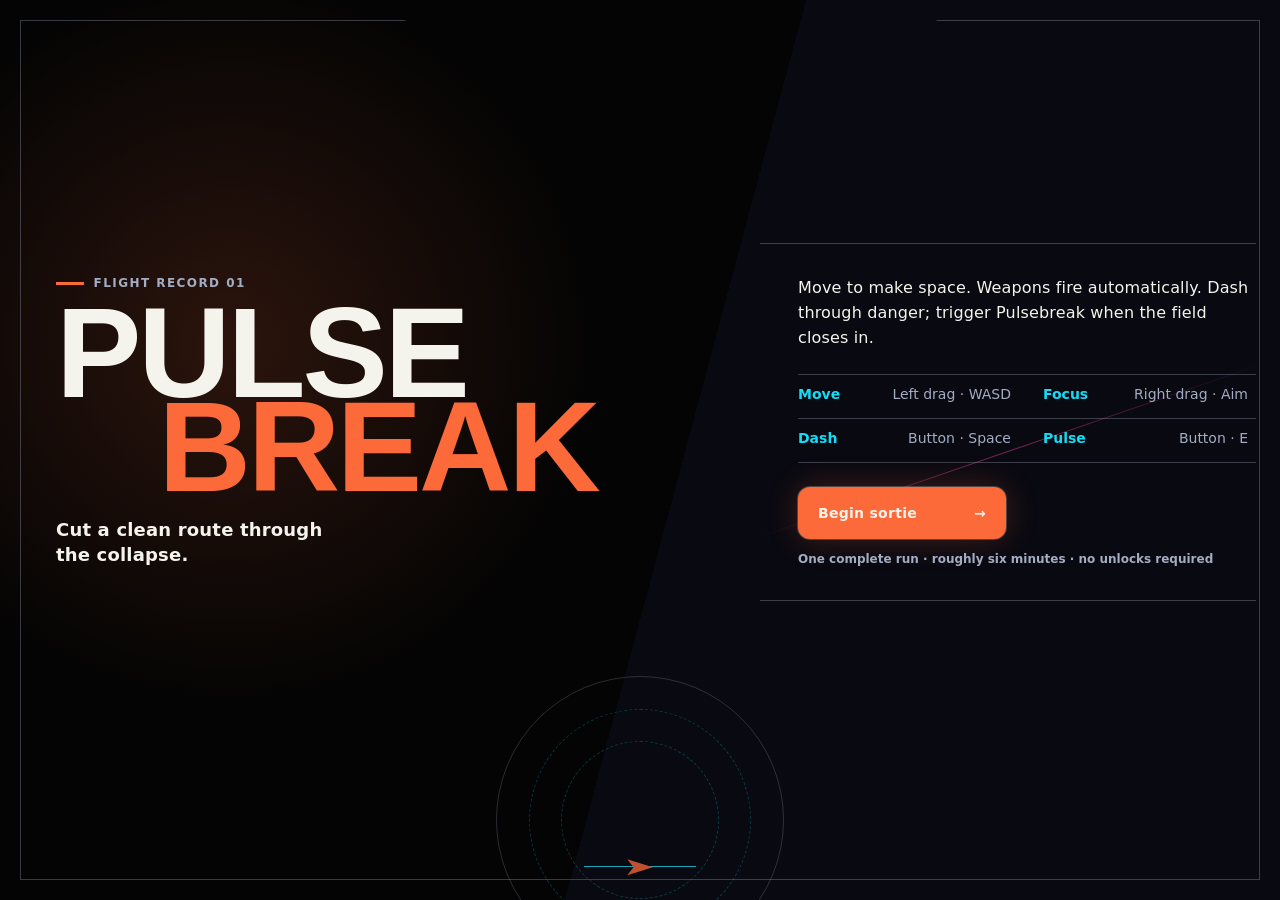
<file: index.html>
<!doctype html>
<html lang="en">
  <head>
    <meta charset="UTF-8" />
    <meta name="viewport" content="width=device-width, initial-scale=1, viewport-fit=cover" />
    <meta name="theme-color" content="#101014" />
    <meta name="color-scheme" content="dark" />
    <meta name="apple-mobile-web-app-capable" content="yes" />
    <meta name="apple-mobile-web-app-status-bar-style" content="black-translucent" />
    <link rel="icon" href="./icon.svg" type="image/svg+xml" />
    <title>Pulsebreak</title>
    <script type="module" crossorigin src="./assets/index-CJ-igomn.js"></script>
    <link rel="stylesheet" crossorigin href="./assets/style-CAQ5diBM.css">
  <link rel="manifest" href="./manifest.webmanifest"><script id="vite-plugin-pwa:register-sw" src="./registerSW.js"></script></head>
  <body>
    <div id="app"></div>
  </body>
</html>
</file>
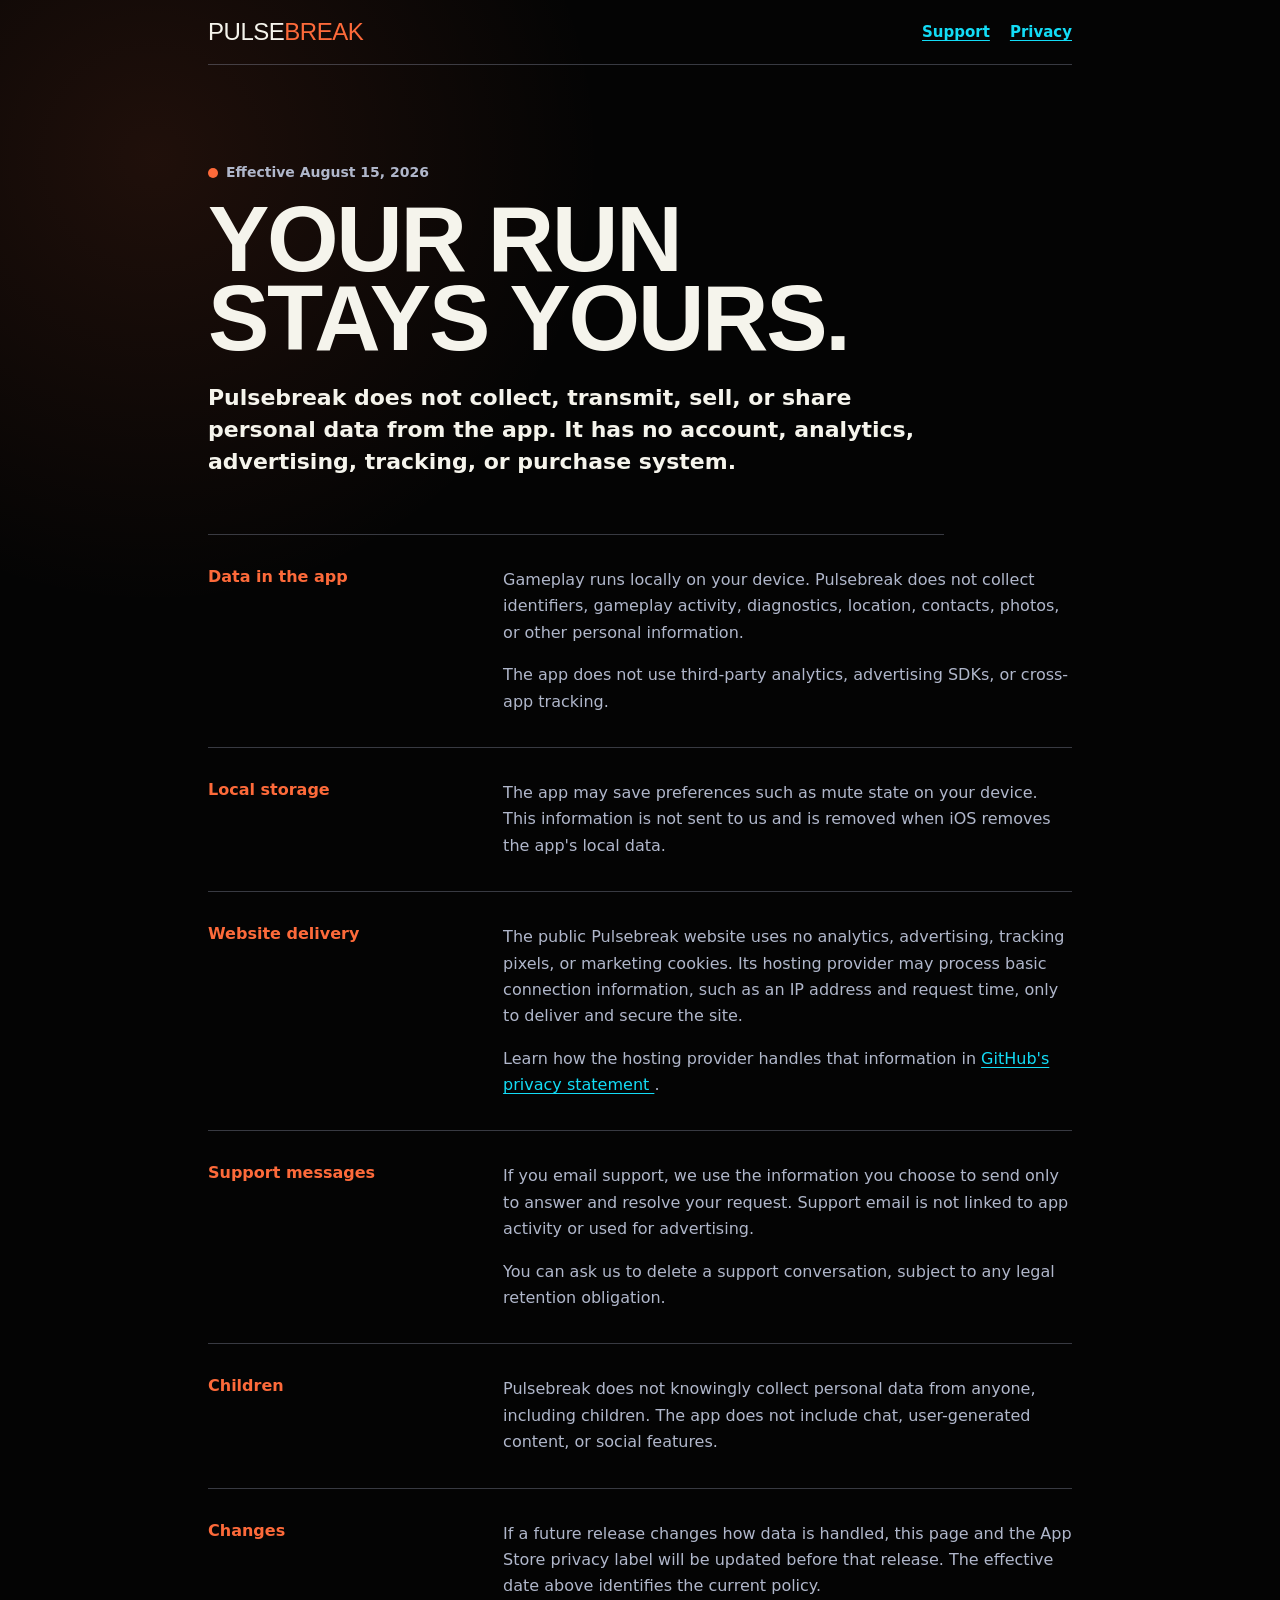
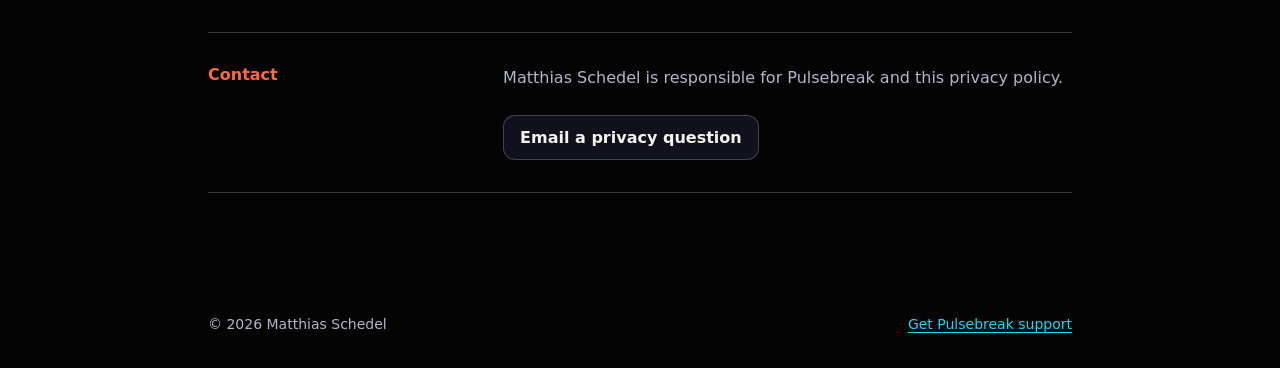
<file: privacy/index.html>
<!doctype html>
<html lang="en">
  <head>
    <meta charset="UTF-8" />
    <meta name="viewport" content="width=device-width, initial-scale=1" />
    <meta name="theme-color" content="#1b191d" />
    <meta name="description" content="Privacy policy for Pulsebreak on iPhone and the web." />
    <link rel="icon" href="../icon.svg" type="image/svg+xml" />
    <link rel="stylesheet" href="../legal.css" />
    <title>Pulsebreak Privacy Policy</title>
  </head>
  <body>
    <header class="site-header">
      <a class="wordmark" href="../" aria-label="Play Pulsebreak">Pulse<span>break</span></a>
      <nav class="site-nav" aria-label="Privacy navigation">
        <a href="../support/">Support</a>
        <a href="./" aria-current="page">Privacy</a>
      </nav>
    </header>

    <main>
      <div class="intro">
        <p class="status">Effective August 15, 2026</p>
        <h1>Your run stays yours.</h1>
        <p class="lede">
          Pulsebreak does not collect, transmit, sell, or share personal data from the app. It has no
          account, analytics, advertising, tracking, or purchase system.
        </p>
      </div>

      <div class="content">
        <section aria-labelledby="app-data-heading">
          <h2 id="app-data-heading">Data in the app</h2>
          <div class="section-copy">
            <p>
              Gameplay runs locally on your device. Pulsebreak does not collect identifiers, gameplay
              activity, diagnostics, location, contacts, photos, or other personal information.
            </p>
            <p>The app does not use third-party analytics, advertising SDKs, or cross-app tracking.</p>
          </div>
        </section>

        <section aria-labelledby="storage-heading">
          <h2 id="storage-heading">Local storage</h2>
          <div class="section-copy">
            <p>
              The app may save preferences such as mute state on your device. This information is not sent
              to us and is removed when iOS removes the app's local data.
            </p>
          </div>
        </section>

        <section aria-labelledby="web-heading">
          <h2 id="web-heading">Website delivery</h2>
          <div class="section-copy">
            <p>
              The public Pulsebreak website uses no analytics, advertising, tracking pixels, or marketing
              cookies. Its hosting provider may process basic connection information, such as an IP address
              and request time, only to deliver and secure the site.
            </p>
            <p>
              Learn how the hosting provider handles that information in
              <a href="https://docs.github.com/en/site-policy/privacy-policies/github-general-privacy-statement">
                GitHub's privacy statement
              </a>.
            </p>
          </div>
        </section>

        <section aria-labelledby="support-data-heading">
          <h2 id="support-data-heading">Support messages</h2>
          <div class="section-copy">
            <p>
              If you email support, we use the information you choose to send only to answer and resolve
              your request. Support email is not linked to app activity or used for advertising.
            </p>
            <p>You can ask us to delete a support conversation, subject to any legal retention obligation.</p>
          </div>
        </section>

        <section aria-labelledby="children-heading">
          <h2 id="children-heading">Children</h2>
          <div class="section-copy">
            <p>
              Pulsebreak does not knowingly collect personal data from anyone, including children. The app
              does not include chat, user-generated content, or social features.
            </p>
          </div>
        </section>

        <section aria-labelledby="changes-heading">
          <h2 id="changes-heading">Changes</h2>
          <div class="section-copy">
            <p>
              If a future release changes how data is handled, this page and the App Store privacy label will
              be updated before that release. The effective date above identifies the current policy.
            </p>
          </div>
        </section>

        <section aria-labelledby="privacy-contact-heading">
          <h2 id="privacy-contact-heading">Contact</h2>
          <div class="section-copy">
            <p>Matthias Schedel is responsible for Pulsebreak and this privacy policy.</p>
            <a class="contact-link" href="mailto:matze.schedel@gmail.com?subject=Pulsebreak%20privacy">
              Email a privacy question
            </a>
          </div>
        </section>
      </div>
    </main>

    <footer class="site-footer">
      <p>© 2026 Matthias Schedel</p>
      <p><a href="../support/">Get Pulsebreak support</a></p>
    </footer>
  </body>
</html>
</file>
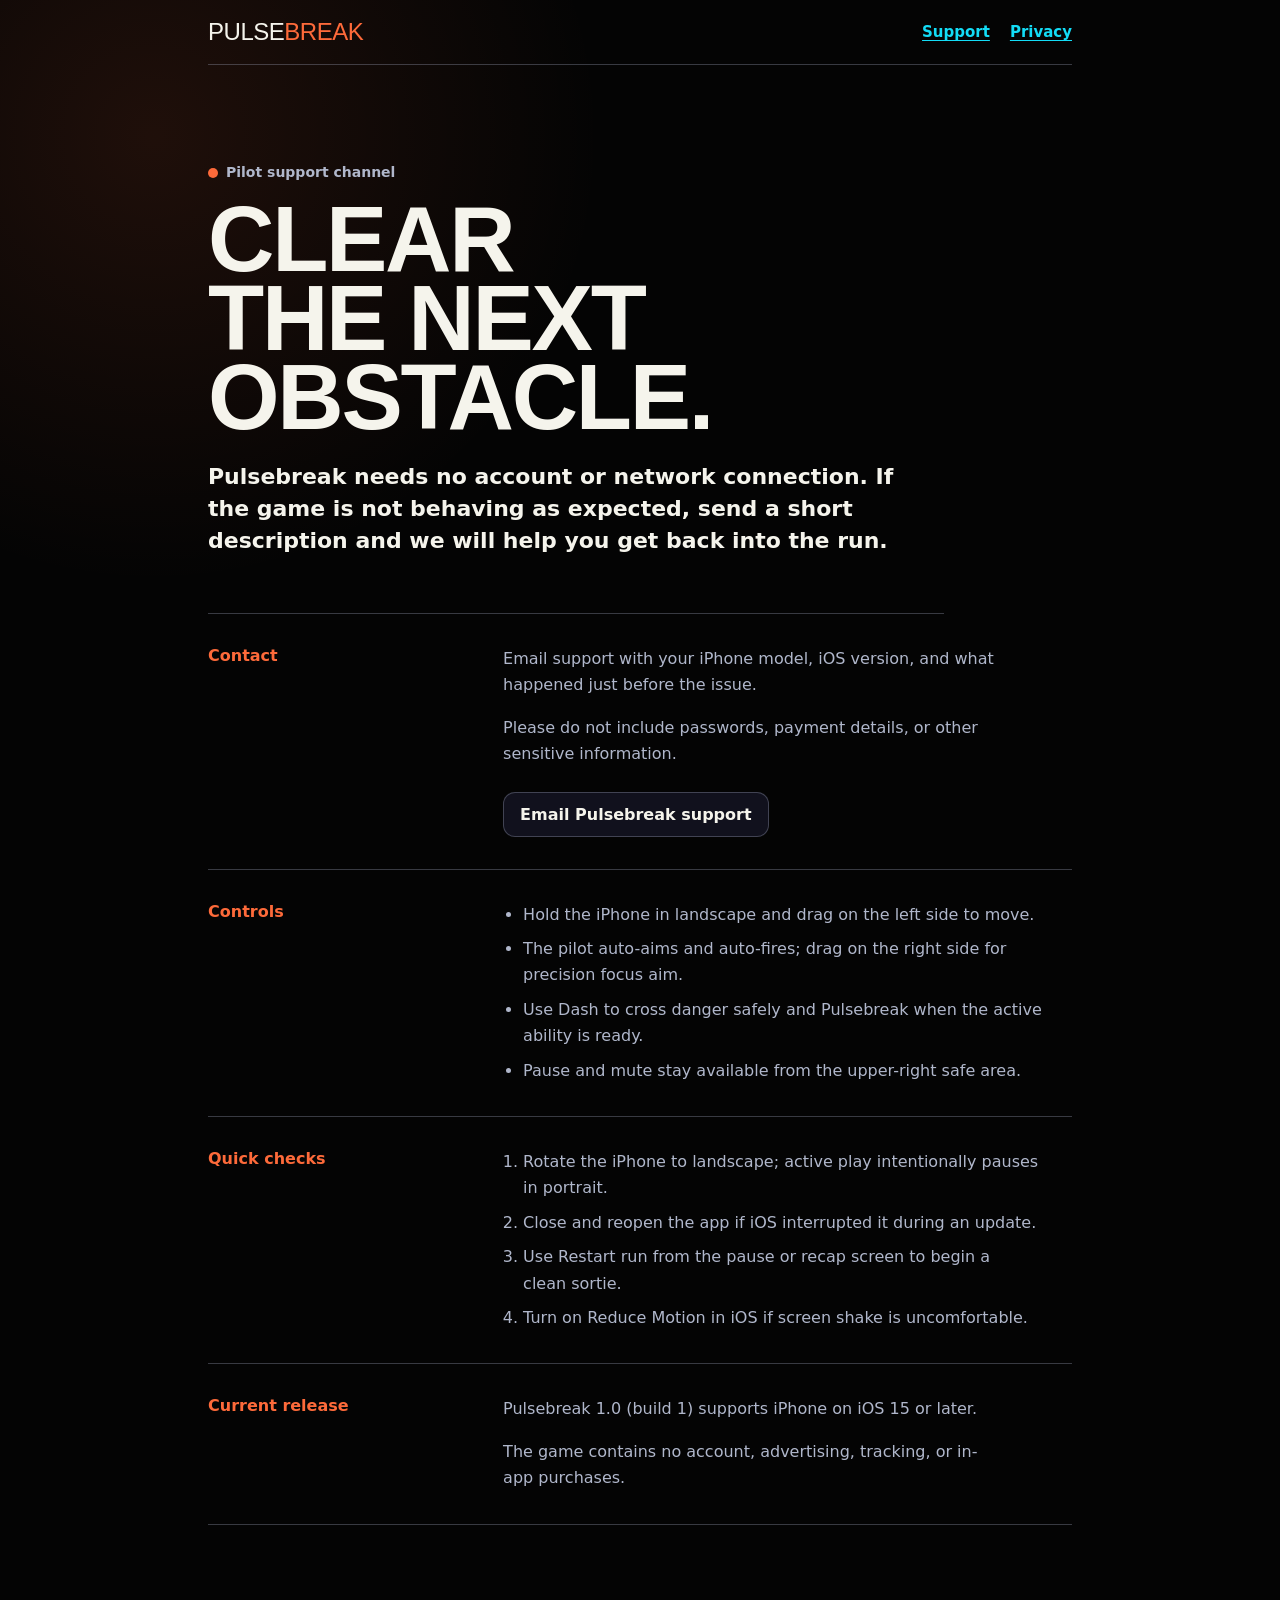
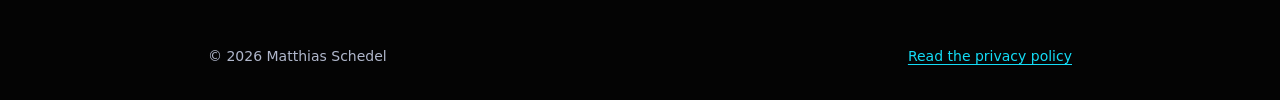
<file: support/index.html>
<!doctype html>
<html lang="en">
  <head>
    <meta charset="UTF-8" />
    <meta name="viewport" content="width=device-width, initial-scale=1" />
    <meta name="theme-color" content="#1b191d" />
    <meta name="description" content="Support for Pulsebreak, the landscape action game for iPhone." />
    <link rel="icon" href="../icon.svg" type="image/svg+xml" />
    <link rel="stylesheet" href="../legal.css" />
    <title>Pulsebreak Support</title>
  </head>
  <body>
    <header class="site-header">
      <a class="wordmark" href="../" aria-label="Play Pulsebreak">Pulse<span>break</span></a>
      <nav class="site-nav" aria-label="Support navigation">
        <a href="./" aria-current="page">Support</a>
        <a href="../privacy/">Privacy</a>
      </nav>
    </header>

    <main>
      <div class="intro">
        <p class="status">Pilot support channel</p>
        <h1>Clear the next obstacle.</h1>
        <p class="lede">
          Pulsebreak needs no account or network connection. If the game is not behaving as expected,
          send a short description and we will help you get back into the run.
        </p>
      </div>

      <div class="content">
        <section aria-labelledby="contact-heading">
          <h2 id="contact-heading">Contact</h2>
          <div class="section-copy">
            <p>Email support with your iPhone model, iOS version, and what happened just before the issue.</p>
            <p>Please do not include passwords, payment details, or other sensitive information.</p>
            <a class="contact-link" href="mailto:matze.schedel@gmail.com?subject=Pulsebreak%20support">
              Email Pulsebreak support
            </a>
          </div>
        </section>

        <section aria-labelledby="controls-heading">
          <h2 id="controls-heading">Controls</h2>
          <div class="section-copy">
            <ul>
              <li>Hold the iPhone in landscape and drag on the left side to move.</li>
              <li>The pilot auto-aims and auto-fires; drag on the right side for precision focus aim.</li>
              <li>Use Dash to cross danger safely and Pulsebreak when the active ability is ready.</li>
              <li>Pause and mute stay available from the upper-right safe area.</li>
            </ul>
          </div>
        </section>

        <section aria-labelledby="quick-fixes-heading">
          <h2 id="quick-fixes-heading">Quick checks</h2>
          <div class="section-copy">
            <ol>
              <li>Rotate the iPhone to landscape; active play intentionally pauses in portrait.</li>
              <li>Close and reopen the app if iOS interrupted it during an update.</li>
              <li>Use Restart run from the pause or recap screen to begin a clean sortie.</li>
              <li>Turn on Reduce Motion in iOS if screen shake is uncomfortable.</li>
            </ol>
          </div>
        </section>

        <section aria-labelledby="version-heading">
          <h2 id="version-heading">Current release</h2>
          <div class="section-copy">
            <p>Pulsebreak 1.0 (build 1) supports iPhone on iOS 15 or later.</p>
            <p>The game contains no account, advertising, tracking, or in-app purchases.</p>
          </div>
        </section>
      </div>
    </main>

    <footer class="site-footer">
      <p>© 2026 Matthias Schedel</p>
      <p><a href="../privacy/">Read the privacy policy</a></p>
    </footer>
  </body>
</html>
</file>
<file: assets/style-CAQ5diBM.css>
:root{--void:#040404;--surface:#11111d;--raised:#212033;--ink:#f5f3ec;--muted:#a4acc3;--coral:#fd6a3a;--cyan:#13dcf6;--rose:#f14499;--lime:#b9e365;--surface-dark:#08080d;--line:#a4acc352;--space-xs:.25rem;--space-sm:.5rem;--space-md:1rem;--space-lg:1.5rem;--space-xl:2rem;--radius-control:.75rem;--radius-panel:1.125rem;--ease-out:cubic-bezier(.22, 1, .36, 1);color:var(--ink);background:var(--void);font-synthesis:none;font-kerning:normal;text-rendering:optimizelegibility;--lightningcss-light: ;--lightningcss-dark:initial;color-scheme:dark;font-family:system-ui,-apple-system,BlinkMacSystemFont,Segoe UI,sans-serif}@supports (color:lab(0% 0 0)){:root{--void:lab(1.04568% -.00000745058 0);--surface:lab(5.508% 2.508 -8.24836);--raised:lab(13.2039% 4.372 -12.3042);--ink:lab(96.002% -.305057 3.80722);--muted:lab(70.2058% .618011 -13.0623);--coral:lab(63.6318% 55.3331 54.871);--cyan:lab(80.1699% -38.5706 -25.9091);--rose:lab(57.6868% 70.5172 -6.37798);--lime:lab(85.289% -28.0721 55.4201);--surface-dark:lab(2.17242% .579357 -2.08957);--line:lab(70.2058% .618011 -13.0623/.32)}}*{box-sizing:border-box}html,body,#app{width:100%;min-width:20rem;height:100%;min-height:100%;margin:0;overflow:hidden}body{background:var(--void);overscroll-behavior:none}button{min-width:2.75rem;min-height:2.75rem;color:inherit;font:inherit;touch-action:manipulation;cursor:pointer;-webkit-tap-highlight-color:transparent;border:0;padding:0}button:focus-visible,a:focus-visible{outline:.1875rem solid var(--ink);outline-offset:.1875rem}button:disabled{cursor:not-allowed}[hidden]{display:none!important}.sr-only{clip:rect(0, 0, 0, 0);white-space:nowrap;border:0;width:1px;height:1px;margin:-1px;padding:0;position:absolute;overflow:hidden}.skip-link{z-index:100;color:var(--void);background:var(--ink);border-radius:var(--radius-control);transition:transform .15s var(--ease-out);padding:.75rem 1rem;position:fixed;top:.5rem;left:.5rem;transform:translateY(-160%)}.skip-link:focus{transform:translateY(0)}.game-app,.game-surface{width:100%;height:100%;min-height:100dvh}.game-app{isolation:isolate;background:var(--void);position:relative}.game-surface{touch-action:pan-x pan-y;-webkit-user-select:none;user-select:none;position:relative;overflow:hidden}.game-canvas{width:100%;height:100%;display:block}.scanline{z-index:1;pointer-events:none;opacity:.055;background:repeating-linear-gradient(to bottom, transparent 0, transparent 3px, var(--ink) 4px);mix-blend-mode:screen;position:absolute;inset:0}.overlay{z-index:20;padding:max(var(--space-md), env(safe-area-inset-top)) max(var(--space-lg), env(safe-area-inset-right)) max(var(--space-md), env(safe-area-inset-bottom)) max(var(--space-lg), env(safe-area-inset-left));opacity:0;pointer-events:none;transition:opacity .18s var(--ease-out);position:absolute;inset:0}.overlay.is-visible{opacity:1;pointer-events:auto}.title-screen{align-items:center;gap:var(--space-lg) clamp(1.5rem, 5vw, 5rem);background:radial-gradient(circle at 18% 38%, #fd6a3a29, transparent 31%), linear-gradient(105deg, var(--void) 0 53%, #090911 53% 100%);grid-template-rows:1fr auto;grid-template-columns:minmax(16rem,1.15fr) minmax(17rem,.85fr);display:grid}@supports (color:lab(0% 0 0)){.title-screen{background:radial-gradient(circle at 18% 38%, lab(63.6318% 55.3331 54.871/.16), transparent 31%), linear-gradient(105deg, var(--void) 0 53%, lab(2.662% 1.08359 -3.77125) 53% 100%)}}.title-screen:before,.title-screen:after{content:"";pointer-events:none;position:absolute}.title-screen:before{border:1px solid var(--line);clip-path:polygon(0 0,31% 0,33% .75rem,72% .75rem,74% 0,100% 0,100% 100%,0 100%);inset:1.25rem}.title-screen:after{background:linear-gradient(90deg, transparent, var(--rose), transparent);opacity:.5;width:42%;height:1px;top:50%;right:0;transform:rotate(-19deg)}.title-lockup,.mission-brief,.pilot-sigil{z-index:1;position:relative}.title-lockup{align-self:center;padding-left:clamp(0rem,3vw,2rem)}.flight-tag{margin:0 0 var(--space-md);color:var(--muted);letter-spacing:.12em;text-transform:uppercase;align-items:center;gap:.6rem;font-size:.75rem;font-weight:750;display:flex}.flight-tag span{background:var(--coral);width:1.75rem;height:.1875rem}.title-lockup h1{letter-spacing:-.025em;text-transform:uppercase;text-wrap:balance;margin:0;font-family:Impact,Haettenschweiler,Arial Narrow Bold,sans-serif;font-size:clamp(4rem,10vw,8rem);font-weight:700;line-height:.73}.title-lockup h1 span{color:var(--ink);display:block}.title-lockup h1 span:last-child{color:var(--coral);margin-left:clamp(1.25rem,8vw,7rem)}.title-promise{max-width:32ch;margin:var(--space-lg) 0 0;color:var(--ink);letter-spacing:.01em;text-wrap:pretty;font-size:1.125rem;font-weight:650;line-height:1.4}.mission-brief{border-top:1px solid var(--line);border-bottom:1px solid var(--line);align-self:center;max-width:35rem;padding:clamp(1rem,3vw,2rem) 0 clamp(1rem,3vw,2rem) clamp(1rem,3vw,2.5rem)}.mission-brief>p:first-child{max-width:53ch;color:var(--ink);letter-spacing:.01em;margin:0;font-size:1rem;font-weight:520;line-height:1.55}.control-legend{margin:var(--space-lg) 0;border-top:1px solid var(--line);grid-template-columns:repeat(2,1fr);gap:0;display:grid}.control-legend div{justify-content:space-between;gap:var(--space-sm);min-height:2.75rem;padding:.7rem var(--space-sm);border-bottom:1px solid var(--line);display:flex}.control-legend div:nth-child(odd){padding-left:0;padding-right:var(--space-md)}.control-legend div:nth-child(2n){padding-left:var(--space-md)}.control-legend dt,.control-legend dd{margin:0;font-size:.875rem}.control-legend dt{color:var(--cyan);font-weight:750}.control-legend dd{color:var(--muted);text-align:right}.primary-action,.secondary-action{justify-content:space-between;align-items:center;gap:var(--space-lg);border-radius:var(--radius-control);letter-spacing:.02em;min-height:3.25rem;transition:transform .11s var(--ease-out), background-color .15s var(--ease-out), box-shadow .15s var(--ease-out);padding:.875rem 1.25rem;font-size:.875rem;font-weight:800;display:inline-flex}.primary-action{min-width:13rem;color:var(--ink);background:var(--coral);box-shadow:0 0 0 1px #f5f3ec38,0 0 2rem #fd6a3a3b;box-shadow:0 0 0 1px lab(96.002% -.305057 3.80722/.22),0 0 2rem lab(63.6318% 55.3331 54.871/.23)}.secondary-action{color:var(--ink);background:var(--raised);border:1px solid var(--line)}.primary-action:active,.secondary-action:active,.combat-action:active,.combat-action.is-pressed,.icon-action:active{transform:scale(.97)}@media (hover:hover){.primary-action:hover{background:#ff8660;background:lab(69.5462% 51.9828 49.8398);transform:translateY(-2px)}.secondary-action:hover,.icon-action:hover{background:#2e2d44;background:lab(19.5363% 4.91375 -14.0864)}}.run-length{color:var(--muted);margin:.75rem 0 0;font-size:.75rem;font-weight:600;line-height:1.4}.pilot-sigil{opacity:.75;grid-column:1/-1;justify-self:center;width:min(36vw,24rem);height:2rem}.sigil-ring,.sigil-vector,.sigil-craft{display:block;position:absolute}.sigil-ring{border:1px solid var(--line);border-radius:50%;width:18rem;height:18rem;bottom:-5rem;left:50%;transform:translate(-50%)}.sigil-ring:before,.sigil-ring:after{content:"";border-radius:inherit;border:1px dashed #13dcf652;border:1px dashed lab(80.1699% -38.5706 -25.9091/.32);position:absolute}.sigil-ring:before{inset:2rem}.sigil-ring:after{inset:4rem}.sigil-vector{background:var(--cyan);transform-origin:0;width:7rem;height:1px;top:.9rem;left:50%;transform:translate(-50%)}.sigil-craft{background:var(--coral);clip-path:polygon(100% 50%,0 0,25% 50%,0 100%);width:1.6rem;height:1rem;box-shadow:0 0 1.25rem var(--coral);top:.45rem;left:50%;transform:translate(-50%)}.hud{z-index:8;inset:max(.75rem, env(safe-area-inset-top)) max(.75rem, env(safe-area-inset-right)) auto max(.75rem, env(safe-area-inset-left));align-items:start;gap:var(--space-md);pointer-events:none;grid-template-columns:minmax(9rem,13rem) minmax(12rem,1fr) auto auto;grid-template-areas:"vitals growth score actions"".boss boss.";display:grid;position:absolute}.hud-vitals,.hud-growth,.hud-score,.boss-hud{color:var(--ink);font-variant-numeric:tabular-nums;text-shadow:0 1px 0 var(--void), 0 0 .75rem var(--void)}.hud-vitals{grid-area:vitals}.hud-growth{grid-area:growth;justify-self:stretch;max-width:32rem}.hud-score{color:var(--muted);letter-spacing:.08em;text-transform:uppercase;flex-direction:column;grid-area:score;align-items:flex-end;padding:.15rem .5rem 0 0;font-size:.6875rem;font-weight:750;display:flex}.hud-score strong{color:var(--ink);letter-spacing:-.02em;font-size:1.25rem;line-height:1.1}.hud-actions{gap:var(--space-sm);pointer-events:auto;grid-area:actions;display:flex}.hud-label-row,.wave-readout,.boss-line{justify-content:space-between;align-items:center;gap:var(--space-sm);color:var(--muted);letter-spacing:.05em;text-transform:uppercase;margin-bottom:.35rem;font-size:.6875rem;font-weight:750;display:flex}.wave-readout{color:var(--ink);margin:.35rem 0 0;font-size:.75rem}progress{appearance:none;background:var(--raised);border:0;border-radius:999px;width:100%;height:.45rem;display:block;overflow:hidden}progress::-webkit-progress-bar{background:var(--raised);border-radius:inherit}.health-bar::-webkit-progress-value{background:var(--rose);border-radius:inherit}.boss-bar::-webkit-progress-value{background:var(--rose);border-radius:inherit}.xp-bar::-webkit-progress-value{background:var(--cyan);border-radius:inherit}.health-bar::-moz-progress-bar{background:var(--rose)}.boss-bar::-moz-progress-bar{background:var(--rose)}.xp-bar::-moz-progress-bar{background:var(--cyan)}.build-list,.recap-build{flex-wrap:wrap;gap:.3rem;margin-top:.4rem;display:flex}.build-chip{min-height:1.35rem;color:var(--ink);background:var(--surface-dark);border:1px solid var(--line);letter-spacing:.02em;border-radius:999px;align-items:center;padding:.2rem .45rem;font-size:.625rem;font-weight:700;display:inline-flex}.family-pulse-needles{border-color:#13dcf69e;border-color:lab(80.1699% -38.5706 -25.9091/.62)}.family-arc-bloom{border-color:#b9e3659e;border-color:lab(85.289% -28.0721 55.4201/.62)}.family-halo-blade{border-color:#fd6a3a9e;border-color:lab(63.6318% 55.3331 54.871/.62)}.synergy-chip{color:var(--lime)}.icon-action{width:2.75rem;height:2.75rem;color:var(--ink);background:var(--surface);border:1px solid var(--line);border-radius:var(--radius-control);transition:transform .11s var(--ease-out), background-color .15s var(--ease-out);place-items:center;font-size:1rem;font-weight:800;display:grid}.boss-hud{grid-area:boss;justify-self:stretch;width:min(31rem,50vw);margin-top:-.25rem}.boss-line{color:var(--rose)}.boss-hud[data-intent=ring] .boss-phase:after,.boss-hud[data-intent=echo] .boss-phase:after,.boss-hud[data-intent=lunge] .boss-phase:after{color:var(--ink);content:"· " attr(data-intent);margin-left:.45rem}.touch-layer{z-index:7;pointer-events:none;position:absolute;inset:0}.movement-zone,.focus-zone{pointer-events:auto;touch-action:none;height:76%;position:absolute;bottom:0}.movement-zone{width:43%;left:0}.focus-zone{width:35%;right:0}.stick-origin,.focus-origin{border:1px solid var(--line);opacity:0;pointer-events:none;width:6rem;height:6rem;transition:opacity .1s var(--ease-out);border-radius:50%;place-items:center;margin:-3rem 0 0 -3rem;display:grid;position:absolute;top:0;left:0}.stick-origin.is-active,.focus-origin.is-active{opacity:.92}.stick-origin:before,.focus-origin:before{content:"";border:1px dashed #a4acc37a;border:1px dashed lab(70.2058% .618011 -13.0623/.48);border-radius:50%;position:absolute;inset:.75rem}.stick-knob,.focus-knob{border:2px solid var(--coral);background:#fd6a3a3d;background:lab(63.6318% 55.3331 54.871/.24);border-radius:50%;width:2.75rem;height:2.75rem;display:block;box-shadow:0 0 1.25rem #fd6a3a33;box-shadow:0 0 1.25rem lab(63.6318% 55.3331 54.871/.2)}.focus-origin,.focus-origin:before{border-radius:0;transform:rotate(45deg)}.focus-knob{border-color:var(--cyan);background:#13dcf633;background:lab(80.1699% -38.5706 -25.9091/.2);border-radius:0;box-shadow:0 0 1.25rem #13dcf633;box-shadow:0 0 1.25rem lab(80.1699% -38.5706 -25.9091/.2)}.action-cluster{right:max(1rem, env(safe-area-inset-right));bottom:max(1rem, env(safe-area-inset-bottom));pointer-events:auto;align-items:flex-end;gap:.75rem;display:flex;position:absolute}.combat-action{width:clamp(4.5rem,9vw,5.5rem);height:clamp(4.5rem,9vw,5.5rem);color:var(--ink);background:var(--surface);clip-path:polygon(25% 0,75% 0,100% 25%,100% 75%,75% 100%,25% 100%,0 75%,0 25%);transition:transform 90ms var(--ease-out), filter .15s var(--ease-out), opacity .15s var(--ease-out);border:2px solid;place-content:center;display:grid;position:relative;overflow:hidden}.combat-action:after{content:"";clip-path:inherit;opacity:.42;border:1px solid;position:absolute;inset:.3rem}.dash-action{color:var(--coral)}.ability-action{width:clamp(5rem,10vw,6.25rem);height:clamp(5rem,10vw,6.25rem);color:var(--cyan)}.combat-action:disabled{color:var(--muted);opacity:.68}.combat-action.is-pressed{filter:brightness(1.35)}.cooldown-fill{background:var(--void);clip-path:inset(calc((1 - var(--cooldown,0)) * 100%) 0 0 0);opacity:.72;position:absolute;inset:0}.action-glyph,.action-label{z-index:1;position:relative}.action-glyph{font-family:Impact,Haettenschweiler,Arial Narrow Bold,sans-serif;font-size:1.8rem;line-height:1}.action-label{letter-spacing:.04em;text-transform:uppercase;margin-top:.15rem;font-size:.6875rem;font-weight:850}.pulse-glyph{border:2px solid;border-radius:50%;width:1.7rem;height:1.7rem;margin:auto}.pulse-glyph:before,.pulse-glyph:after{content:"";border:1px solid;border-radius:50%;position:absolute}.pulse-glyph:before{inset:.3rem}.pulse-glyph:after{background:currentColor;inset:.62rem}.upgrade-screen,.pause-screen,.recap-screen{background:#040404ed;background:lab(1.04568% -.00000745058 0/.93);place-content:center;display:grid}.upgrade-screen{grid-template-columns:minmax(14rem,21rem) minmax(35rem,58rem);align-items:center;gap:clamp(1.5rem,5vw,5rem)}.modal-heading p,.pause-panel>p:first-child,.recap-verdict{margin:0 0 var(--space-sm);color:var(--lime);letter-spacing:.1em;text-transform:uppercase;font-size:.75rem;font-weight:800}.modal-heading h2,.pause-panel h2,.recap-title{max-width:12ch;color:var(--ink);letter-spacing:-.02em;text-transform:uppercase;text-wrap:balance;margin:0;font-family:Impact,Haettenschweiler,Arial Narrow Bold,sans-serif;font-size:clamp(2.5rem,6vw,4.5rem);line-height:.93}.upgrade-choices{gap:var(--space-md);grid-template-columns:repeat(3,minmax(0,1fr));display:grid}.upgrade-choice{min-height:15rem;color:var(--ink);text-align:left;background:var(--surface);border:1px solid var(--line);border-radius:var(--radius-panel);transition:transform .15s var(--ease-out), background-color .15s var(--ease-out), border-color .15s var(--ease-out);animation:choice-in .3s var(--ease-out) both;animation-delay:calc(var(--choice-index) * 55ms);flex-direction:column;align-items:flex-start;padding:1.25rem;display:flex;position:relative;overflow:hidden}.upgrade-choice:after{content:"";border:1px solid var(--line);border-radius:50%;width:8rem;height:8rem;position:absolute;bottom:-3.5rem;right:-2.5rem}@keyframes choice-in{0%{opacity:0;transform:translateY(.75rem)}to{opacity:1;transform:translateY(0)}}@media (hover:hover){.upgrade-choice:hover{z-index:1;background:var(--raised);border-color:var(--ink);transform:translateY(-.25rem)}}.choice-index{color:var(--muted);font-variant-numeric:tabular-nums;font-size:.75rem}.choice-family{color:var(--cyan);letter-spacing:.08em;text-transform:uppercase;margin-top:auto;font-size:.6875rem;font-weight:800}.family-pilot .choice-family{color:var(--lime)}.upgrade-choice strong{margin-top:.4rem;font-size:1.125rem;line-height:1.15}.choice-description{color:var(--ink);letter-spacing:.01em;margin-top:.65rem;font-size:.875rem;font-weight:520;line-height:1.45}.choice-level{color:var(--muted);margin-top:1rem;font-size:.75rem;font-weight:700}.modal-hint{color:var(--muted);grid-column:2;margin:-.5rem 0 0;font-size:.75rem}.pause-panel,.recap-panel{background:var(--surface);border:1px solid var(--line);border-radius:var(--radius-panel);width:min(32rem,100vw - 2rem);padding:clamp(1.5rem,4vw,3rem);position:relative;box-shadow:0 1.5rem 4rem #0000007a;box-shadow:0 1.5rem 4rem lab(0% 0 0/.48)}.pause-panel{align-items:flex-start;gap:var(--space-md);flex-direction:column;display:flex}.pause-panel h2{margin-bottom:var(--space-md)}.keyboard-hint{color:var(--muted);margin:0;font-size:.75rem}.recap-panel{width:min(43rem,100vw - 2rem)}.recap-verdict{color:var(--lime)}.recap-stats{margin:var(--space-xl) 0 var(--space-lg);background:var(--line);border:1px solid var(--line);border-radius:var(--radius-control);grid-template-columns:repeat(3,1fr);gap:1px;display:grid;overflow:hidden}.recap-stats div{background:var(--surface-dark);flex-direction:column;gap:.35rem;padding:1rem;display:flex}.recap-stats span{color:var(--muted);letter-spacing:.08em;text-transform:uppercase;font-size:.6875rem;font-weight:750}.recap-stats strong{font-variant-numeric:tabular-nums;font-size:1.5rem}.recap-build{min-height:2rem;margin-bottom:var(--space-xl)}.portrait-screen{z-index:60;padding:max(2rem, env(safe-area-inset-top)) max(1.5rem, env(safe-area-inset-right)) max(2rem, env(safe-area-inset-bottom)) max(1.5rem, env(safe-area-inset-left));color:var(--ink);text-align:center;background:var(--void);place-content:center;display:grid;position:absolute;inset:0}.portrait-screen h2{color:var(--coral);letter-spacing:-.02em;text-transform:uppercase;margin:1.5rem 0 .5rem;font-family:Impact,Haettenschweiler,Arial Narrow Bold,sans-serif;font-size:2.5rem;line-height:.95}.portrait-screen p{max-width:30ch;margin:0 auto;font-size:1rem;line-height:1.5}.rotate-device{border:2px solid var(--cyan);border-radius:.8rem;width:5rem;height:8rem;margin:auto;position:relative}.rotate-device span{background:var(--coral);clip-path:polygon(100% 50%,0 0,25% 50%,0 100%);width:.75rem;height:.75rem;position:absolute;top:50%;left:50%;transform:translate(-50%,-50%)}.game-app[data-phase=defeat] .recap-verdict,.game-app[data-phase=defeat] .recap-title{color:var(--rose)}@media (max-width:56rem) and (orientation:landscape){.overlay{padding-top:max(.6rem, env(safe-area-inset-top));padding-bottom:max(.6rem, env(safe-area-inset-bottom))}.title-screen{grid-template-columns:minmax(13rem,1fr) minmax(15rem,.88fr);gap:.75rem 2rem}.title-screen:before{inset:.5rem}.title-lockup h1{font-size:clamp(3.25rem,10vw,5rem)}.title-promise{margin-top:.85rem;font-size:.95rem}.mission-brief{padding:.7rem 0 .7rem 1rem}.mission-brief>p:first-child{font-size:.85rem;line-height:1.35}.control-legend{margin:.65rem 0}.control-legend div{min-height:2rem;padding-top:.35rem;padding-bottom:.35rem}.control-legend dt,.control-legend dd{font-size:.7rem}.primary-action{min-height:2.75rem;padding-top:.55rem;padding-bottom:.55rem}.run-length,.pilot-sigil{display:none}.hud{grid-template-columns:9rem minmax(10rem,1fr) auto auto;gap:.5rem}.build-list .build-chip:nth-child(n+4){display:none}.boss-hud{width:min(25rem,48vw)}.combat-action{width:4.5rem;height:4.5rem}.ability-action{width:5rem;height:5rem}.upgrade-screen{grid-template-columns:12rem minmax(31rem,1fr);gap:1rem}.modal-heading h2{font-size:2.5rem}.upgrade-choice{min-height:11rem;padding:.8rem}.choice-description{font-size:.75rem;line-height:1.35}}@media (pointer:fine){.movement-zone,.focus-zone{pointer-events:none}.combat-action{width:4.5rem;height:4.5rem}.ability-action{width:5rem;height:5rem}}@media (orientation:portrait){.portrait-screen:not([hidden]){display:grid}}@media (prefers-reduced-motion:reduce){*,:before,:after{scroll-behavior:auto!important;transition-duration:.001ms!important;animation-duration:.001ms!important;animation-iteration-count:1!important}.scanline{display:none}}
/*$vite$:1*/
</file>
<file: legal.css>
:root {
  color-scheme: dark;
  --void: oklch(0.105 0 0);
  --surface: oklch(0.185 0.025 285);
  --raised: oklch(0.255 0.035 285);
  --ink: oklch(0.965 0.01 95);
  --muted: oklch(0.78 0.03 270);
  --coral: oklch(0.7 0.19 38);
  --cyan: oklch(0.82 0.14 210);
  --line: oklch(0.745 0.035 270 / 0.32);
  background: var(--void);
  color: var(--ink);
  font-family: system-ui, -apple-system, BlinkMacSystemFont, "Segoe UI", sans-serif;
  font-synthesis: none;
  text-rendering: optimizeLegibility;
}

* {
  box-sizing: border-box;
}

html {
  min-width: 20rem;
  min-height: 100%;
  background: var(--void);
}

body {
  min-height: 100%;
  margin: 0;
  background:
    radial-gradient(circle at 12% 8%, oklch(0.7 0.19 38 / 0.11), transparent 28rem),
    var(--void);
}

a {
  color: var(--cyan);
  text-underline-offset: 0.2em;
}

a:hover {
  color: var(--ink);
}

a:focus-visible {
  border-radius: 0.25rem;
  outline: 0.1875rem solid var(--ink);
  outline-offset: 0.25rem;
}

.site-header,
main,
.site-footer {
  width: min(100% - 2rem, 54rem);
  margin-inline: auto;
}

.site-header {
  display: flex;
  align-items: center;
  justify-content: space-between;
  gap: 1rem;
  padding-block: 1.25rem;
  border-bottom: 1px solid var(--line);
}

.wordmark {
  color: var(--ink);
  font-family: Impact, Haettenschweiler, "Arial Narrow Bold", sans-serif;
  font-size: 1.5rem;
  line-height: 1;
  letter-spacing: -0.02em;
  text-decoration: none;
  text-transform: uppercase;
}

.wordmark span {
  color: var(--coral);
}

.site-nav {
  display: flex;
  flex-wrap: wrap;
  gap: 0.75rem 1.25rem;
  font-size: 0.9375rem;
  font-weight: 700;
}

main {
  padding-block: clamp(3rem, 8vw, 6rem);
}

.intro {
  max-width: 46rem;
  padding-bottom: clamp(2rem, 5vw, 3.5rem);
  border-bottom: 1px solid var(--line);
}

.status {
  display: inline-flex;
  align-items: center;
  gap: 0.5rem;
  margin: 0 0 1rem;
  color: var(--muted);
  font-size: 0.875rem;
  font-weight: 750;
}

.status::before {
  width: 0.625rem;
  height: 0.625rem;
  border-radius: 50%;
  background: var(--coral);
  content: "";
}

h1,
h2 {
  text-wrap: balance;
}

h1 {
  max-width: 14ch;
  margin: 0;
  font-family: Impact, Haettenschweiler, "Arial Narrow Bold", sans-serif;
  font-size: clamp(3.25rem, 10vw, 5.75rem);
  font-weight: 700;
  line-height: 0.86;
  letter-spacing: -0.025em;
  text-transform: uppercase;
}

.lede {
  max-width: 45rem;
  margin: 1.5rem 0 0;
  color: var(--ink);
  font-size: clamp(1.125rem, 3vw, 1.375rem);
  font-weight: 620;
  line-height: 1.45;
  text-wrap: pretty;
}

.content {
  display: grid;
  gap: 0;
}

section {
  display: grid;
  grid-template-columns: minmax(9rem, 0.35fr) minmax(0, 1fr);
  gap: 1.5rem clamp(2rem, 8vw, 6rem);
  padding-block: 2rem;
  border-bottom: 1px solid var(--line);
}

h2 {
  margin: 0;
  color: var(--coral);
  font-size: 1rem;
  font-weight: 800;
  line-height: 1.25;
}

.section-copy {
  min-width: 0;
}

p,
li {
  max-width: 68ch;
  color: var(--muted);
  font-size: 1rem;
  line-height: 1.65;
  text-wrap: pretty;
}

p {
  margin: 0 0 1rem;
}

p:last-child {
  margin-bottom: 0;
}

ul,
ol {
  margin: 0;
  padding-left: 1.25rem;
}

li + li {
  margin-top: 0.5rem;
}

.contact-link {
  display: inline-flex;
  min-height: 2.75rem;
  align-items: center;
  margin-top: 0.5rem;
  padding: 0.75rem 1rem;
  border: 1px solid var(--line);
  border-radius: 0.75rem;
  background: var(--surface);
  color: var(--ink);
  font-weight: 800;
  text-decoration: none;
}

.contact-link:hover {
  border-color: var(--cyan);
  background: var(--raised);
}

.site-footer {
  display: flex;
  flex-wrap: wrap;
  justify-content: space-between;
  gap: 0.75rem 1.5rem;
  padding-block: 1.5rem 2rem;
  color: var(--muted);
  font-size: 0.875rem;
}

.site-footer p {
  margin: 0;
  font-size: inherit;
}

@media (max-width: 42rem) {
  .site-header {
    align-items: flex-start;
    flex-direction: column;
  }

  section {
    grid-template-columns: 1fr;
    gap: 0.75rem;
  }
}

@media (prefers-reduced-motion: no-preference) {
  a,
  .contact-link {
    transition:
      color 180ms cubic-bezier(0.22, 1, 0.36, 1),
      background-color 180ms cubic-bezier(0.22, 1, 0.36, 1),
      border-color 180ms cubic-bezier(0.22, 1, 0.36, 1);
  }
}

@media print {
  :root {
    color-scheme: light;
    --void: white;
    --surface: white;
    --raised: white;
    --ink: black;
    --muted: oklch(0.3 0 0);
    --coral: oklch(0.42 0.16 38);
    --cyan: oklch(0.38 0.12 210);
    --line: oklch(0.75 0 0);
  }

  body {
    background: white;
  }
}
</file>
